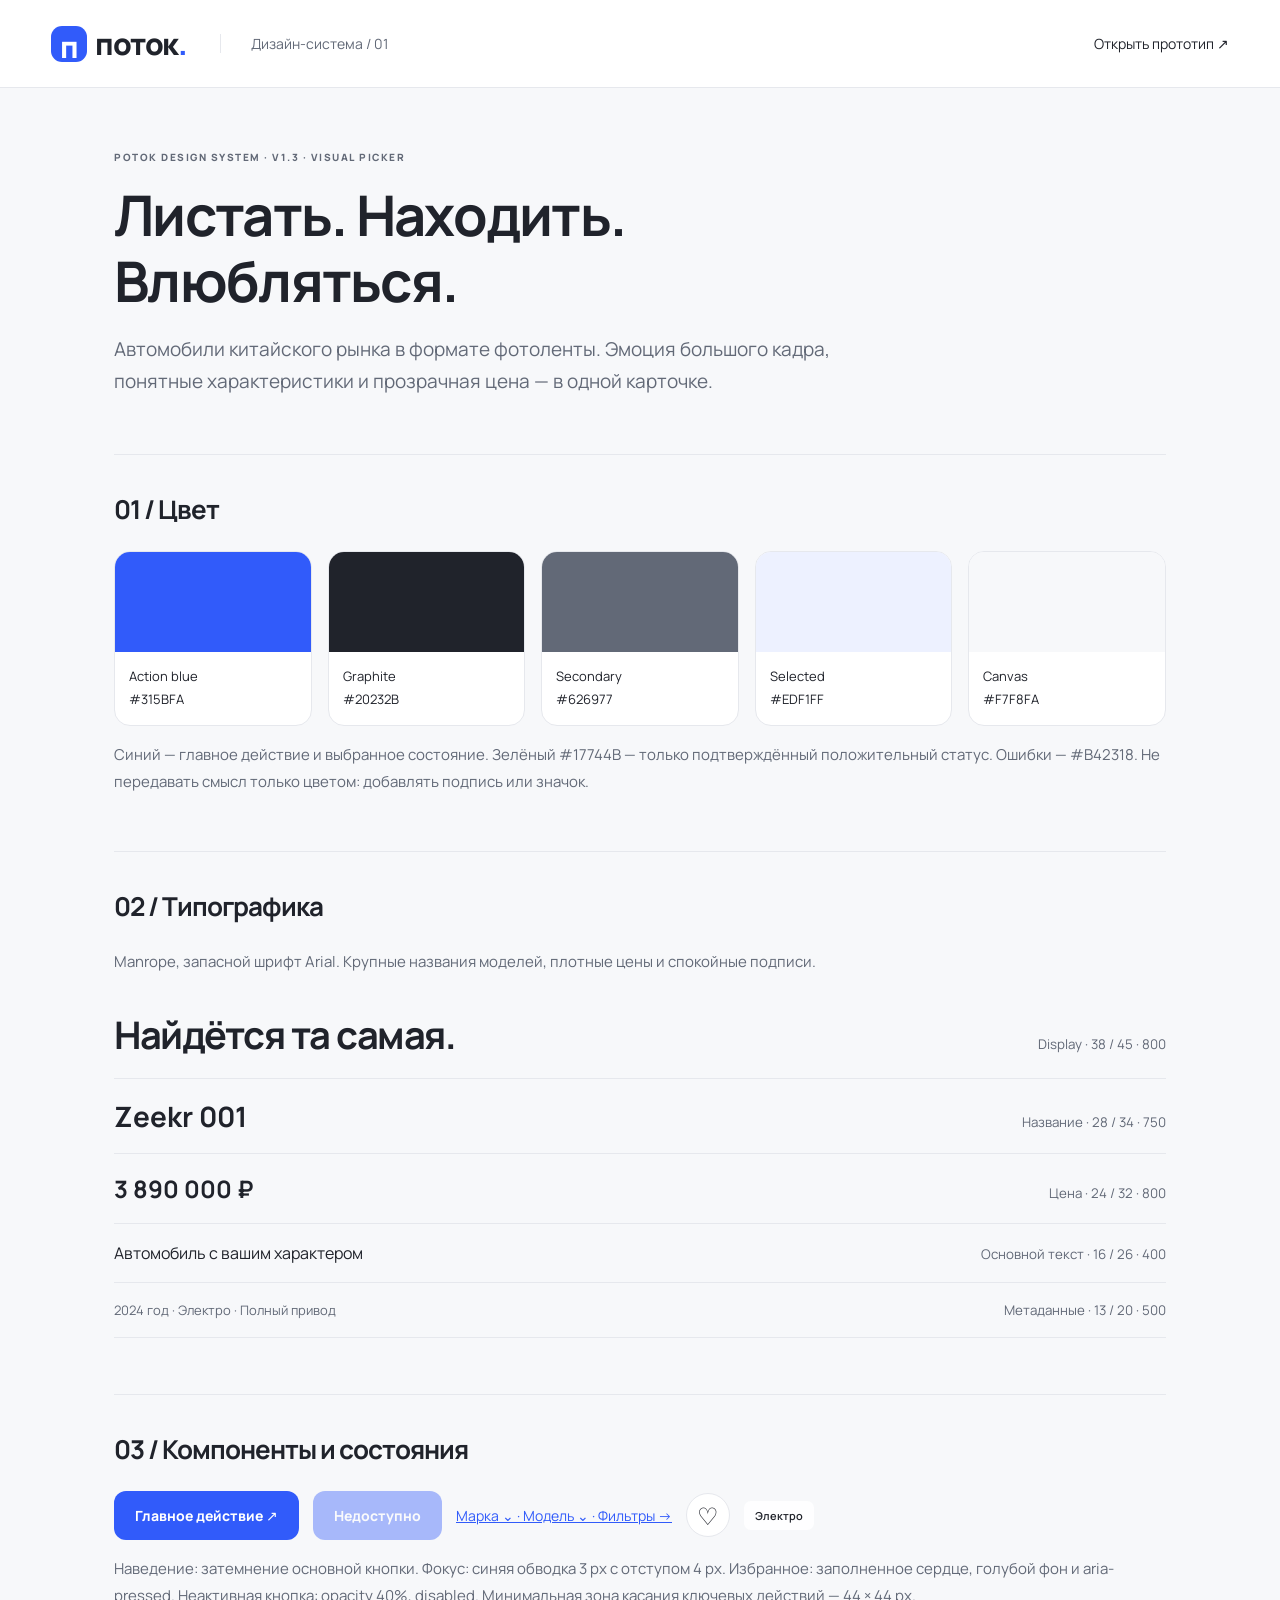
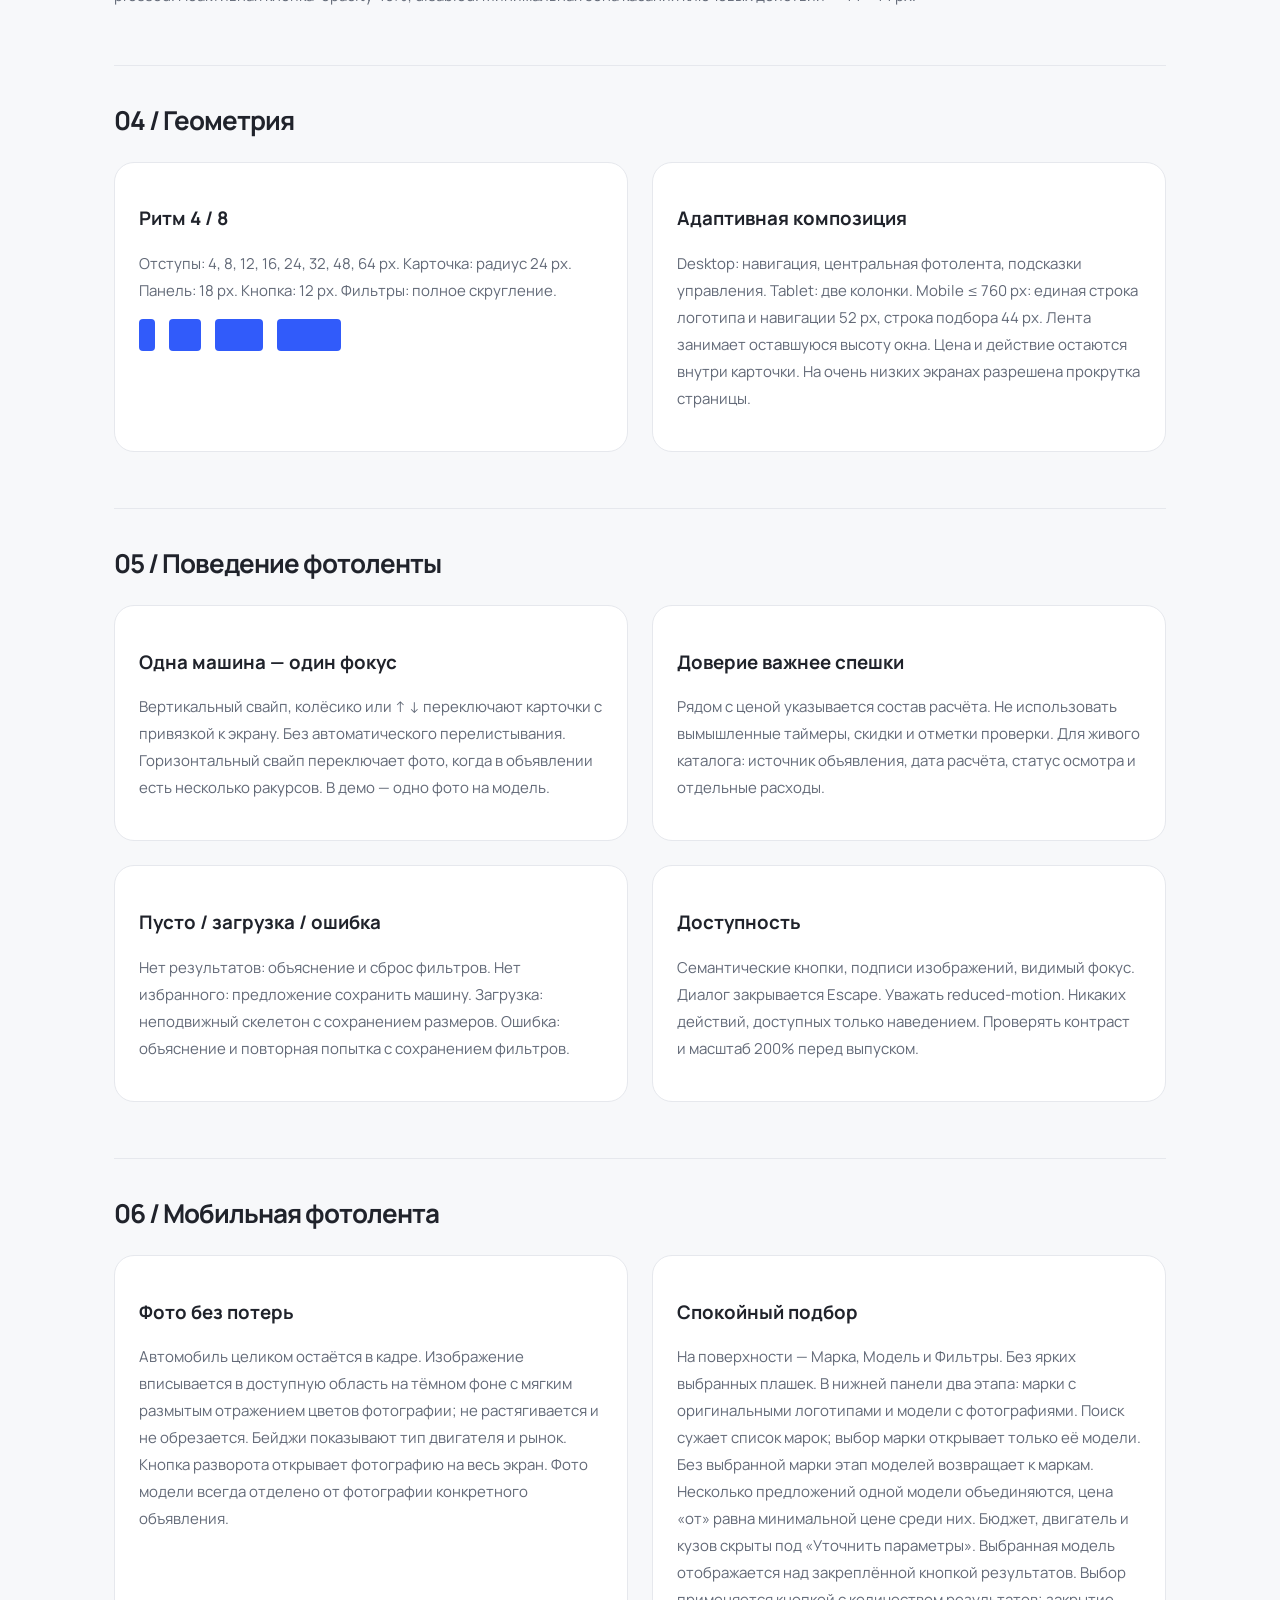
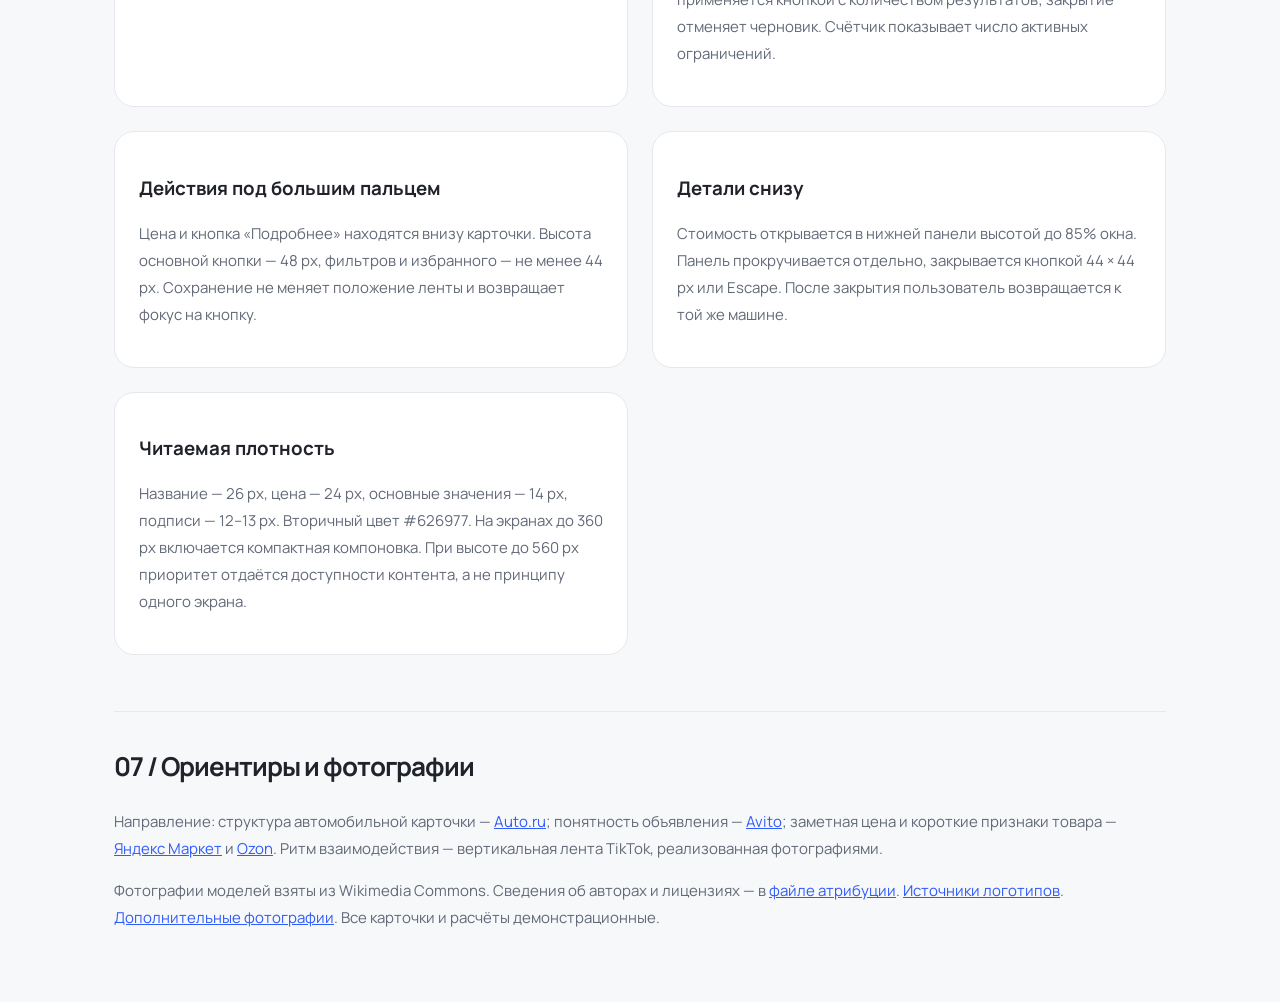
<file: design-system.html>
<!doctype html><html lang="ru"><head><meta charset="UTF-8"><meta name="viewport" content="width=device-width,initial-scale=1"><title>Поток — дизайн-система</title><link rel="stylesheet" href="style.css?v=8"><style>.system{max-width:1100px;margin:auto;padding:56px 24px}.system h1{font-size:56px;margin:16px 0}.intro{font-size:19px;line-height:1.7;max-width:720px;color:var(--muted)}.ds-section{margin-top:56px;border-top:1px solid var(--line);padding-top:28px}.ds-section h2{margin-bottom:24px}.swatches{display:grid;grid-template-columns:repeat(5,1fr);gap:16px}.swatch{background:white;border-radius:16px;overflow:hidden;border:1px solid var(--line)}.swatch i{display:block;height:100px}.swatch p{padding:0 14px;font-size:13px;line-height:1.8}.samples{display:flex;gap:14px;align-items:center;flex-wrap:wrap}.rules{display:grid;grid-template-columns:1fr 1fr;gap:24px}.rule{background:white;border:1px solid var(--line);border-radius:20px;padding:24px}.rule p,.ds-section>p{color:var(--muted);line-height:1.8;font-size:15px}.type{display:flex;justify-content:space-between;align-items:baseline;border-bottom:1px solid var(--line);padding:18px 0}.type small{color:var(--muted)}.disabled{opacity:.4;cursor:not-allowed}.spacing{height:32px;background:var(--blue);border-radius:4px}.ds-section a{color:var(--blue);text-decoration:underline}@media(max-width:700px){.system h1{font-size:40px}.swatches{grid-template-columns:1fr 1fr}.rules{grid-template-columns:1fr}.type{display:block}}</style></head><body><header><a class="logo" href="index.html"><span>п</span> поток<span class="logo-dot">.</span></a><span class="market">Дизайн-система / 01</span><a class="ds-link" href="index.html">Открыть прототип ↗</a></header><main class="system"><span class="eyebrow">POTOK DESIGN SYSTEM · V1.3 · VISUAL PICKER</span><h1>Листать. Находить.<br>Влюбляться.</h1><p class="intro">Автомобили китайского рынка в формате фотоленты. Эмоция большого кадра, понятные характеристики и прозрачная цена — в одной карточке.</p><section class="ds-section"><h2>01 / Цвет</h2><div class="swatches"><div class="swatch"><i style="background:#315bfa"></i><p>Action blue<br>#315BFA</p></div><div class="swatch"><i style="background:#20232b"></i><p>Graphite<br>#20232B</p></div><div class="swatch"><i style="background:#626977"></i><p>Secondary<br>#626977</p></div><div class="swatch"><i style="background:#edf1ff"></i><p>Selected<br>#EDF1FF</p></div><div class="swatch"><i style="background:#f7f8fa"></i><p>Canvas<br>#F7F8FA</p></div></div><p>Синий — главное действие и выбранное состояние. Зелёный #17744B — только подтверждённый положительный статус. Ошибки — #B42318. Не передавать смысл только цветом: добавлять подпись или значок.</p></section><section class="ds-section"><h2>02 / Типографика</h2><p>Manrope, запасной шрифт Arial. Крупные названия моделей, плотные цены и спокойные подписи.</p><div class="type"><strong style="font-size:38px;letter-spacing:-1.5px">Найдётся та самая.</strong><small>Display · 38 / 45 · 800</small></div><div class="type"><strong style="font-size:28px">Zeekr 001</strong><small>Название · 28 / 34 · 750</small></div><div class="type"><strong style="font-size:24px">3 890 000 ₽</strong><small>Цена · 24 / 32 · 800</small></div><div class="type"><span>Автомобиль с вашим характером</span><small>Основной текст · 16 / 26 · 400</small></div><div class="type"><span style="font-size:13px;color:var(--muted)">2024 год · Электро · Полный привод</span><small>Метаданные · 13 / 20 · 500</small></div></section><section class="ds-section"><h2>03 / Компоненты и состояния</h2><div class="samples"><button class="primary" onclick="this.textContent='Готово ✓'">Главное действие ↗</button><button class="primary disabled" disabled>Недоступно</button><a href="index.html" style="font-size:14px">Марка ⌄ · Модель ⌄ · Фильтры →</a><button class="save" aria-label="Добавить в избранное" aria-pressed="false" onclick="const on=this.classList.toggle('is-saved');this.textContent=on?'♥':'♡';this.setAttribute('aria-pressed',on)">♡</button><span class="badge">Электро</span></div><p>Наведение: затемнение основной кнопки. Фокус: синяя обводка 3 px с отступом 4 px. Избранное: заполненное сердце, голубой фон и aria-pressed. Неактивная кнопка: opacity 40%, disabled. Минимальная зона касания ключевых действий — 44 × 44 px.</p></section><section class="ds-section"><h2>04 / Геометрия</h2><div class="rules"><div class="rule"><h3>Ритм 4 / 8</h3><p>Отступы: 4, 8, 12, 16, 24, 32, 48, 64 px. Карточка: радиус 24 px. Панель: 18 px. Кнопка: 12 px. Фильтры: полное скругление.</p><div class="samples"><div class="spacing" style="width:16px"></div><div class="spacing" style="width:32px"></div><div class="spacing" style="width:48px"></div><div class="spacing" style="width:64px"></div></div></div><div class="rule"><h3>Адаптивная композиция</h3><p>Desktop: навигация, центральная фотолента, подсказки управления. Tablet: две колонки. Mobile ≤ 760 px: единая строка логотипа и навигации 52 px, строка подбора 44 px. Лента занимает оставшуюся высоту окна. Цена и действие остаются внутри карточки. На очень низких экранах разрешена прокрутка страницы.</p></div></div></section><section class="ds-section"><h2>05 / Поведение фотоленты</h2><div class="rules"><div class="rule"><h3>Одна машина — один фокус</h3><p>Вертикальный свайп, колёсико или ↑ ↓ переключают карточки с привязкой к экрану. Без автоматического перелистывания. Горизонтальный свайп переключает фото, когда в объявлении есть несколько ракурсов. В демо — одно фото на модель.</p></div><div class="rule"><h3>Доверие важнее спешки</h3><p>Рядом с ценой указывается состав расчёта. Не использовать вымышленные таймеры, скидки и отметки проверки. Для живого каталога: источник объявления, дата расчёта, статус осмотра и отдельные расходы.</p></div><div class="rule"><h3>Пусто / загрузка / ошибка</h3><p>Нет результатов: объяснение и сброс фильтров. Нет избранного: предложение сохранить машину. Загрузка: неподвижный скелетон с сохранением размеров. Ошибка: объяснение и повторная попытка с сохранением фильтров.</p></div><div class="rule"><h3>Доступность</h3><p>Семантические кнопки, подписи изображений, видимый фокус. Диалог закрывается Escape. Уважать reduced-motion. Никаких действий, доступных только наведением. Проверять контраст и масштаб 200% перед выпуском.</p></div></div></section><section class="ds-section"><h2>06 / Мобильная фотолента</h2><div class="rules"><div class="rule"><h3>Фото без потерь</h3><p>Автомобиль целиком остаётся в кадре. Изображение вписывается в доступную область на тёмном фоне с мягким размытым отражением цветов фотографии; не растягивается и не обрезается. Бейджи показывают тип двигателя и рынок. Кнопка разворота открывает фотографию на весь экран. Фото модели всегда отделено от фотографии конкретного объявления.</p></div><div class="rule"><h3>Спокойный подбор</h3><p>На поверхности — Марка, Модель и Фильтры. Без ярких выбранных плашек. В нижней панели два этапа: марки с оригинальными логотипами и модели с фотографиями. Поиск сужает список марок; выбор марки открывает только её модели. Без выбранной марки этап моделей возвращает к маркам. Несколько предложений одной модели объединяются, цена «от» равна минимальной цене среди них. Бюджет, двигатель и кузов скрыты под «Уточнить параметры». Выбранная модель отображается над закреплённой кнопкой результатов. Выбор применяется кнопкой с количеством результатов; закрытие отменяет черновик. Счётчик показывает число активных ограничений.</p></div><div class="rule"><h3>Действия под большим пальцем</h3><p>Цена и кнопка «Подробнее» находятся внизу карточки. Высота основной кнопки — 48 px, фильтров и избранного — не менее 44 px. Сохранение не меняет положение ленты и возвращает фокус на кнопку.</p></div><div class="rule"><h3>Детали снизу</h3><p>Стоимость открывается в нижней панели высотой до 85% окна. Панель прокручивается отдельно, закрывается кнопкой 44 × 44 px или Escape. После закрытия пользователь возвращается к той же машине.</p></div><div class="rule"><h3>Читаемая плотность</h3><p>Название — 26 px, цена — 24 px, основные значения — 14 px, подписи — 12–13 px. Вторичный цвет #626977. На экранах до 360 px включается компактная компоновка. При высоте до 560 px приоритет отдаётся доступности контента, а не принципу одного экрана.</p></div></div></section><section class="ds-section"><h2>07 / Ориентиры и фотографии</h2><p>Направление: структура автомобильной карточки — <a href="https://auto.ru/catalog/cars/">Auto.ru</a>; понятность объявления — <a href="https://www.avito.ru/">Avito</a>; заметная цена и короткие признаки товара — <a href="https://market.yandex.ru/">Яндекс Маркет</a> и <a href="https://www.ozon.ru/">Ozon</a>. Ритм взаимодействия — вертикальная лента TikTok, реализованная фотографиями.</p><p>Фотографии моделей взяты из Wikimedia Commons. Сведения об авторах и лицензиях — в <a href="assets/credits.json">файле атрибуции</a>. <a href="assets/logo-credits.json">Источники логотипов</a>. <a href="assets/additional-photo-credits.json">Дополнительные фотографии</a>. Все карточки и расчёты демонстрационные.</p></section></main></body></html>
</file>
<file: style.css>
@import url('https://fonts.googleapis.com/css2?family=Manrope:wght@400;500;600;650;700;750;800&display=swap');
:root{--blue:#315bfa;--blue-soft:#edf1ff;--ink:#20232b;--muted:#747985;--line:#e6e8ed;--canvas:#f7f8fa;--surface:#fff;--green:#17744b;--radius:24px;--space:8px;font-family:Manrope,Arial,sans-serif;color:var(--ink);background:var(--canvas);font-synthesis:none}*{box-sizing:border-box}body{margin:0}button,a{-webkit-tap-highlight-color:transparent}button{font:inherit;cursor:pointer}a{color:inherit;text-decoration:none}button:focus-visible,a:focus-visible,[tabindex]:focus-visible{outline:3px solid var(--blue);outline-offset:4px}header{height:88px;border-bottom:1px solid var(--line);display:flex;align-items:center;gap:34px;padding:0 4vw;background:white}.logo{font-size:30px;font-weight:800;letter-spacing:-1.5px;display:flex;align-items:center;gap:8px}.logo>span:first-child{display:grid;place-items:center;width:36px;height:36px;background:var(--blue);color:white;border-radius:11px;font-style:italic;font-size:30px}.logo-dot{color:var(--blue);margin-left:-8px}.market{border-left:1px solid var(--line);padding-left:30px;font-size:14px;color:var(--muted)}.ds-link{margin-left:auto;font-size:14px}.avatar{border-radius:50%;background:#ecedf1;width:36px;height:36px;display:grid;place-items:center;font-size:12px;font-weight:800}.layout{max-width:1512px;margin:auto;display:grid;grid-template-columns:244px minmax(0,790px) 140px;gap:42px;padding:38px 4vw 20px}aside{padding-top:12px}.section-label,.eyebrow,.rail-title{font-size:10px;font-weight:800;letter-spacing:1.5px;color:var(--muted);line-height:1.8}h1{font-size:38px;line-height:1.18;letter-spacing:-1.7px;margin:18px 0 34px}nav{display:grid;gap:8px}.nav-item{border:0;background:transparent;display:flex;align-items:center;gap:14px;text-align:left;border-radius:12px;padding:16px;font-weight:700;font-size:14px}.nav-item>span{font-size:23px;line-height:1}.nav-item b{margin-left:auto;font-size:12px;font-weight:500}.nav-item.active{color:var(--blue);background:var(--blue-soft)}.side-note{margin-top:64px;background:#eef0f5;border-radius:18px;padding:24px}.note-symbol{font-size:30px}.side-note h3{font-size:20px;letter-spacing:-.5px;line-height:1.4}.side-note p{font-size:13px;line-height:1.7;color:var(--muted)}.origin{display:flex;gap:20px;font-weight:800;font-size:13px;margin-top:24px}.origin span{color:#9298a6}.demo{font-size:11px;color:var(--muted);margin-top:28px}.feed-head{display:flex;justify-content:space-between;align-items:center}.eyebrow{font-size:10px}h2{font-size:26px;letter-spacing:-1px;margin:8px 0 0}.feed-count{font-size:12px;color:var(--muted);font-variant-numeric:tabular-nums}.chips{display:flex;gap:8px;margin:24px 0 20px;overflow:auto;scrollbar-width:none}.chip{border:1px solid var(--line);background:white;border-radius:24px;padding:10px 17px;white-space:nowrap;font-size:13px;font-weight:650}.chip.selected{background:var(--ink);color:white;border-color:var(--ink)}.feed{height:min(640px,calc(100dvh - 270px));min-height:470px;overflow-y:auto;scroll-snap-type:y mandatory;scrollbar-width:none;border-radius:var(--radius)}.car{scroll-snap-align:start;scroll-snap-stop:always;height:100%;background:white;border-radius:var(--radius);overflow:hidden;display:flex;flex-direction:column;border:1px solid var(--line);margin-bottom:16px}.visual{position:relative;background:#dfe3e8;flex:1;min-height:180px;overflow:hidden}.visual img{height:100%;width:100%;object-fit:cover;display:block}.visual:after{content:'';position:absolute;inset:0;background:linear-gradient(180deg,#0002,transparent 35%,#0004);pointer-events:none}.badges{position:absolute;top:20px;left:20px;z-index:1;display:flex;gap:8px}.badge{padding:7px 11px;border-radius:7px;background:#fffef2;font-size:11px;font-weight:800}.badge.dark{background:#20232bce;color:white}.photo-button{position:absolute;top:50%;z-index:2;border:0;background:#ffffffd9;border-radius:50%;width:34px;height:34px;font-size:22px}.prev-photo{left:16px}.next-photo{right:16px}.photo-dots{position:absolute;bottom:16px;left:50%;transform:translateX(-50%);display:flex;gap:6px;z-index:2}.photo-dots i{width:6px;height:6px;background:#fff7;border-radius:4px}.photo-dots i.on{width:22px;background:white}.photo-label{position:absolute;right:20px;bottom:14px;z-index:2;color:white;font-size:11px}.car-body{padding:23px 26px 24px}.title-row{display:flex;justify-content:space-between;align-items:flex-start}.car h3{font-size:28px;letter-spacing:-1px;margin:0 0 4px}.sub{font-size:13px;color:var(--muted);margin:0}.save{border:1px solid var(--line);background:white;width:44px;height:44px;border-radius:50%;font-size:24px;color:var(--ink)}.save.is-saved{color:var(--blue);background:var(--blue-soft);border-color:var(--blue-soft)}.specs{display:flex;gap:0;margin:19px 0;padding:0;list-style:none}.specs li{font-size:12px;border-right:1px solid var(--line);padding:0 17px}.specs li:first-child{padding-left:0}.specs li:last-child{border:0}.specs b{display:block;font-size:14px;margin-bottom:3px}.specs span{color:var(--muted)}.price-row{display:flex;align-items:center;justify-content:space-between;gap:12px;padding-top:18px;border-top:1px solid var(--line)}.price{font-weight:800;font-size:24px;letter-spacing:-.7px}.price-note{font-size:11px;color:var(--muted);margin-top:4px}.primary{background:var(--blue);color:white;border:0;border-radius:12px;padding:15px 21px;font-weight:750;font-size:14px}.primary:hover{background:#2549df}.feed-footer{display:flex;justify-content:space-between;font-size:10px;color:var(--muted);margin-top:16px}.right-rail{padding-top:146px}.rail-title{font-size:9px;letter-spacing:1px}.key-tip{margin-top:28px}.key-tip kbd{display:inline-grid;place-items:center;background:white;border:1px solid var(--line);box-shadow:0 2px 0 #e6e8ed;width:30px;height:30px;border-radius:7px;margin-right:5px}.key-tip p,.right-rail>p{font-size:12px;color:var(--muted);line-height:1.8}.rail-line{height:1px;background:var(--line);margin:30px 0}.rail-heart{font-size:32px;color:#a5aab8}dialog{border:0;border-radius:24px;width:min(520px,calc(100% - 32px));padding:32px;box-shadow:0 20px 100px #0003}dialog::backdrop{background:#141b2d70;backdrop-filter:blur(6px)}.close{float:right;border:0;background:#f1f2f5;border-radius:50%;width:32px;height:32px;font-size:23px}dialog h2{margin:20px 0}dialog p{color:var(--muted);line-height:1.7;font-size:14px}.cost-line{display:flex;justify-content:space-between;padding:14px 0;border-bottom:1px solid var(--line);font-size:14px}.cost-line.total{font-weight:800;font-size:18px}.empty{text-align:center;background:white;padding:80px 25px;border-radius:24px;height:100%}.empty p{color:var(--muted)}#toast{position:fixed;bottom:24px;left:50%;transform:translateX(-50%) translateY(100px);background:var(--ink);color:white;padding:13px 22px;border-radius:12px;font-size:14px;transition:transform .2s;z-index:10}#toast.show{transform:translateX(-50%) translateY(0)}@media(min-width:1500px){.layout{grid-template-columns:260px minmax(0,800px) 150px}}@media(max-width:1150px){.layout{grid-template-columns:200px minmax(0,1fr);gap:28px}.right-rail{display:none}h1{font-size:32px}}@media(max-width:760px){header{height:65px;padding:0 20px;gap:14px}.logo{font-size:26px}.market,.avatar{display:none}.ds-link{font-size:12px}.layout{display:block;padding:20px 14px}aside{padding:0}aside h1,.section-label,.side-note,.demo{display:none}nav{display:flex;margin-bottom:24px;gap:8px}.nav-item{padding:11px 14px}.nav-item b{margin-left:14px}.feed-head h2{font-size:23px}.eyebrow{font-size:9px}.chips{margin:18px 0 14px}.chip{padding:10px 13px;font-size:12px}.feed{height:calc(100dvh - 257px);min-height:490px}.car-body{padding:19px}.car h3{font-size:25px}.specs li{padding:0 11px;font-size:10px}.specs b{font-size:12px}.price{font-size:21px}.primary{padding:14px;font-size:12px}.feed-footer{display:none}.badges{left:14px;top:14px}.badge{font-size:10px}.visual{min-height:210px}}@media(prefers-reduced-motion:reduce){*{scroll-behavior:auto!important;transition:none!important}}

/* Shared interaction tokens and mobile feed composition. */
:root{--muted:#626977;--touch-target:44px;--radius-control:12px;--radius-card:24px;--text-meta:13px;--text-control:14px}
.chip{min-height:var(--touch-target);font-size:var(--text-control)}
.close{width:var(--touch-target);height:var(--touch-target)}
.save{flex-shrink:0;min-width:var(--touch-target);min-height:var(--touch-target)}
.specs span,.price-note{font-size:var(--text-meta)}
.car-body{flex-shrink:0}
.visual img{object-fit:contain}
.visual{background:#e9ecf1}
.visual:after{background:linear-gradient(180deg,#0002,transparent 25%,transparent 80%,#0003)}
@media(max-width:760px){
 .feed-page{height:100dvh;display:flex;flex-direction:column;overflow:hidden}
 .feed-page header{height:56px;min-height:56px;padding:0 16px;gap:12px}
 .feed-page .logo{font-size:25px}
 .feed-page .logo>span:first-child{width:30px;height:30px;font-size:25px;border-radius:9px}
 .feed-page .ds-link{min-height:44px;display:flex;align-items:center}
 .feed-page .layout{flex:1;min-height:0;display:flex;flex-direction:column;padding:0 12px max(8px,env(safe-area-inset-bottom));gap:0;width:100%}
 .feed-page aside{flex-shrink:0}
 .feed-page nav{height:52px;gap:8px;margin:0;align-items:center}
 .feed-page .nav-item{height:44px;min-width:0;justify-content:center;flex:1;border-radius:12px;padding:8px 12px;font-size:14px}
 .feed-page .nav-item>span{font-size:21px}
 .feed-page .nav-item b{margin-left:0;min-width:20px}
 .feed-page main{min-height:0;flex:1;display:flex;flex-direction:column}
 .feed-page .feed-head{height:28px;flex-shrink:0;padding:0 4px}
 .feed-page .feed-head .eyebrow{display:none}
 .feed-page .feed-head h2{font-size:14px;letter-spacing:0;margin:0;font-weight:600;color:var(--muted)}
 .feed-page .feed-count{font-size:12px;white-space:nowrap}
 .feed-page .chips{flex-shrink:0;margin:8px 0 12px;gap:6px;min-height:44px}
 .feed-page .chip{padding:9px 14px;font-size:14px;min-height:44px}
 .feed-page .feed{flex:1;min-height:0;height:auto;border-radius:20px;overscroll-behavior-y:contain;scroll-padding:0}
 .feed-page .car{height:100%;min-height:0;border-radius:20px;display:flex;flex-direction:column}
 .feed-page .visual{flex:1;min-height:100px;touch-action:pan-y}
 .feed-page .visual img{object-fit:contain}
 .feed-page .badges{top:12px;left:12px;gap:6px;max-width:calc(100% - 24px)}
 .feed-page .badge{font-size:12px;padding:6px 9px}
 .feed-page .photo-label{font-size:12px;right:12px;bottom:10px;background:#20232bc9;padding:3px 7px;border-radius:5px}
 .feed-page .car-body{padding:16px;flex-shrink:0}
 .feed-page .car h3{font-size:26px;line-height:1.2;letter-spacing:-.7px;margin-bottom:5px}
 .feed-page .sub{font-size:13px;line-height:1.4}
 .feed-page .specs{display:grid;grid-template-columns:repeat(4,minmax(0,1fr));gap:0;margin:16px 0}
 .feed-page .specs li{padding:0 8px;font-size:13px;min-width:0}
 .feed-page .specs li:first-child{padding-left:0}
 .feed-page .specs li:last-child{padding-right:0}
 .feed-page .specs b{font-size:14px;white-space:nowrap;letter-spacing:-.3px;margin-bottom:4px}
 .feed-page .specs span{font-size:12px;white-space:nowrap}
 .feed-page .specs li:first-child span{font-size:0}
 .feed-page .specs li:first-child span:after{content:'Год';font-size:12px}
 .feed-page .price-row{padding-top:14px;align-items:center;gap:8px}
 .feed-page .price{font-size:24px;line-height:1.3;white-space:nowrap}
 .feed-page .price-note{font-size:12px;line-height:1.5;max-width:175px}
 .feed-page .primary{font-size:14px;min-height:48px;padding:12px 16px;flex-shrink:0}
 .feed-page .empty{padding:32px 20px;overflow:auto}
 .feed-page dialog{width:100%;max-width:100%;max-height:85dvh;margin:auto 0 0;border-radius:24px 24px 0 0;padding:24px 20px max(24px,env(safe-area-inset-bottom));overflow:auto}
 .feed-page dialog:before{content:'';display:block;width:36px;height:4px;background:#d1d5dd;border-radius:4px;margin:-12px auto 16px}
 .feed-page dialog h2{font-size:26px}
 .feed-page .cost-line{gap:16px;line-height:1.5}
 .feed-page .cost-line b,.feed-page .cost-line.total span:last-child{white-space:nowrap}
 .feed-page #toast{bottom:max(16px,env(safe-area-inset-bottom));max-width:calc(100% - 32px);width:max-content;text-align:center}
}
@media(max-width:360px){
 .feed-page .car-body{padding:12px}
 .feed-page .specs li{padding:0 5px}
 .feed-page .specs b{font-size:13px}
 .feed-page .price{font-size:21px}
 .feed-page .primary{padding:12px;font-size:13px}
}
/* Short screens and zoom: retain access to all content instead of clipping. */
@media(max-width:760px) and (max-height:700px){
 .feed-page .car-body{padding:12px 14px}
 .feed-page .specs{margin:10px 0}
 .feed-page .price-row{padding-top:10px}
 .feed-page .car h3{font-size:23px}
 .feed-page .visual{min-height:72px}
}
@media(max-width:760px) and (max-height:560px){
 .feed-page{height:auto;min-height:100dvh;overflow:auto}
 .feed-page .feed{height:520px;flex:none}
 .feed-page .visual{min-height:160px}
}
.filter-bar{display:flex;align-items:center;gap:0;margin:20px 0 18px;border-bottom:1px solid var(--line);padding-bottom:10px;flex-shrink:0}
.filter-bar button{display:flex;align-items:center;justify-content:center;gap:8px;min-height:44px;padding:8px 16px;background:transparent;border:0;color:var(--ink);font-size:14px;font-weight:600;white-space:nowrap;border-radius:8px}
.filter-bar button:hover{background:var(--blue-soft)}
.filter-bar button+button{margin-left:4px}
.filter-bar button span{color:var(--muted)}
.filter-bar #filter-count{background:var(--blue);color:#fff;border-radius:50%;min-width:19px;height:19px;font-size:11px;line-height:19px}
.filter-bar #clear-filters{color:var(--muted);margin-left:auto;font-size:12px;padding:8px}
[hidden]{display:none!important}
.filter-intro{margin:10px 0 24px;font-size:13px;color:var(--muted);line-height:1.6}
.filter-fields{display:grid;grid-template-columns:1fr 1fr;gap:20px 14px}
.filter-fields label{font-size:13px;color:var(--muted);display:grid;gap:8px}
.filter-fields select{width:100%;min-width:0;min-height:48px;border:1px solid #d7dbe3;border-radius:10px;background:#f7f8fa;color:var(--ink);font:inherit;font-size:14px;padding:10px}
.filter-fields select:focus-visible{outline:3px solid var(--blue);outline-offset:2px}
.filter-actions{display:flex;align-items:center;justify-content:space-between;gap:16px;margin-top:28px}
.filter-actions>button:first-child{border:0;background:transparent;color:var(--muted);min-height:44px;font-size:14px}
.visual{background:#172029;isolation:isolate}
.visual img{position:relative;z-index:1;object-fit:contain;padding:30px 0;cursor:zoom-in}
.visual:before{content:'';position:absolute;inset:-30px;background-image:var(--car-image);background-size:cover;background-position:center;filter:blur(35px);opacity:.22;z-index:0}
.visual:after{z-index:1;background:linear-gradient(180deg,#11192260,transparent 24%,transparent 78%,#11192270)}
.badges{z-index:3;pointer-events:none}
.badge{background:#ffffffeb;color:#20232b;font-weight:600}
.badge.dark{background:#172029a6;backdrop-filter:blur(12px)}
.photo-label{z-index:3;pointer-events:none}
.expand-photo{position:absolute;right:14px;bottom:12px;z-index:4;width:44px;height:44px;border-radius:50%;background:#1720299c;backdrop-filter:blur(12px);border:1px solid #ffffff4d;color:white;display:grid;place-items:center}
.visual .photo-label{left:16px;right:auto;bottom:20px;font-size:12px;background:transparent;padding:0}
.car{box-shadow:0 12px 36px #18233808}
.car h3{font-weight:800;letter-spacing:-1.2px}
#photo-dialog{padding:0;width:100vw;max-width:100vw;height:100dvh;max-height:100dvh;border-radius:0;background:#111820;color:white;margin:0}
#photo-dialog .close{position:absolute;top:16px;right:16px;z-index:3;background:#ffffff20;color:white}
#photo-dialog img{width:100%;height:100%;object-fit:contain;padding:72px 12px}
#photo-caption{position:absolute;left:24px;bottom:24px;font-size:16px}
@media(max-width:760px){
 .feed-page .filter-bar{height:48px;min-height:48px;margin:4px 0 10px;padding:0;border-bottom:0;gap:0}
 .feed-page .filter-bar button{font-size:14px;padding:8px 12px;flex:1}
 .feed-page .filter-bar #clear-filters{font-size:0;flex:0;padding:8px;min-width:32px}
 .feed-page .filter-bar #clear-filters:after{content:'×';font-size:20px}
 .feed-page .visual img{padding:42px 0}
 .feed-page .visual{min-height:100px}
 .feed-page .car{border:0;background:#fff;box-shadow:none}
 .feed-page .car-body{padding:16px 18px}
 .feed-page .car h3{font-size:28px;letter-spacing:-1px}
 .feed-page .badge{font-size:11px;letter-spacing:.1px}
 .feed-page .specs{margin:14px 0}
 .feed-page .price{font-size:25px}
 .feed-page .primary{border-radius:14px;padding:12px 18px}
 .feed-page #photo-dialog{border-radius:0;max-height:100dvh;padding:0;height:100dvh}
 .feed-page #photo-dialog:before{display:none}
 .feed-page #photo-dialog img{padding:64px 0}
}
@media(max-width:360px){.feed-page .filter-bar button{padding:8px;font-size:13px}.feed-page .car-body{padding:12px}.feed-page .price{font-size:22px}.feed-page .primary{padding:12px}.filter-fields{grid-template-columns:1fr}}
@media(max-width:760px) and (max-height:700px){.feed-page .car-body{padding:12px 14px}.feed-page .car h3{font-size:24px}.feed-page .specs{margin:10px 0}.feed-page .visual{min-height:90px}.feed-page .visual img{padding:30px 0}}
@media(max-width:760px){.feed-page .filter-bar #clear-filters{display:none}.feed-page .filter-bar button{min-width:0}.feed-page .specs li:first-child span{font-size:12px}.feed-page .specs li:first-child span:after{content:none}}
@media(max-width:360px){.feed-page .specs li{padding:0 4px}.feed-page .specs b{font-size:12px;letter-spacing:-.4px}.feed-page .specs span{font-size:11px}}
/* Mobile: two rows, with the photograph starting at 108 px. */
@media(max-width:760px){
 .feed-page header{position:absolute;top:0;left:0;width:52px;height:52px;min-height:52px;border:0;background:transparent;padding:0 12px;z-index:2}
 .feed-page header .logo{font-size:0;gap:0;width:30px;min-height:44px}
 .feed-page header .logo>span:first-child{font-size:25px}
 .feed-page header .logo-dot,.feed-page header .ds-link{display:none}
 .feed-page .layout{padding-top:0}
 .feed-page nav{padding-left:44px;height:52px;margin:0;gap:12px}
 .feed-page .nav-item{flex:initial;border-radius:0;background:transparent;height:44px;padding:8px 0;gap:6px;color:var(--muted);font-size:14px}
 .feed-page .nav-item.active{color:var(--ink);box-shadow:inset 0 -2px var(--blue)}
 .feed-page .nav-item>span{display:none}
 .feed-page .nav-item b{font-size:11px;color:var(--muted);min-width:12px}
 .feed-page .feed-head{display:none}
 .feed-page .filter-bar{margin:4px 0 8px;height:44px;min-height:44px;gap:6px}
 .feed-page .filter-bar button{background:#eceef2;border-radius:10px;padding:8px 10px;justify-content:space-between;flex:1;min-height:44px}
 .feed-page .filter-bar #filters-trigger{background:transparent;justify-content:center;flex:0 0 auto;gap:6px}
 .feed-page .filter-bar #filters-trigger svg{width:16px}
 .feed-page .filter-bar #clear-filters{display:none}
}
/* Visual catalog picker */
#filters-dialog{width:680px;max-width:calc(100vw - 32px);padding:0;border-radius:28px;max-height:92dvh;overflow:hidden}
#filters-dialog[open]{display:flex;flex-direction:column}
.picker-heading{padding:26px 28px 18px;display:flex;justify-content:space-between;gap:12px;align-items:center;flex-shrink:0}
.picker-heading .eyebrow{font-size:10px;letter-spacing:1.4px}.picker-heading h2{font-size:28px;margin:6px 0 0;letter-spacing:-1px}.picker-heading .close{float:none;flex-shrink:0}
#filter-form{display:flex;flex-direction:column;min-height:0;overflow:hidden}
.picker-scroll{padding:0 28px 20px;overflow-y:auto;overscroll-behavior:contain;min-height:0}
.picker-tabs{display:flex;gap:24px;border-bottom:1px solid var(--line);margin-bottom:22px}
.picker-tabs button{border:0;background:none;min-height:44px;color:var(--muted);font-size:12px;display:flex;align-items:center;gap:8px;border-bottom:2px solid transparent;padding:0 0 12px}
.picker-tabs button span{font-size:15px;font-weight:700}.picker-tabs button[aria-pressed=true]{color:var(--blue);border-color:var(--blue)}
.brand-search{display:flex;align-items:center;gap:10px;background:#f1f3f6;border-radius:12px;padding:0 14px;color:var(--muted);margin-bottom:22px}
.brand-search input{border:0;background:transparent;min-width:0;flex:1;height:48px;outline:none;font:inherit;font-size:14px}.brand-search:focus-within{outline:2px solid var(--blue);outline-offset:2px}
.picker-section-title{display:flex;align-items:center;justify-content:space-between;margin:0 0 12px;gap:12px}.picker-section-title h3{font-size:16px;margin:0;letter-spacing:-.3px}.picker-section-title button{border:0;background:none;color:var(--blue);font-size:13px;min-height:44px}
.brand-grid{display:grid;grid-template-columns:repeat(3,minmax(0,1fr));gap:10px}
.brand-tile{position:relative;display:flex;align-items:center;flex-direction:column;gap:6px;min-height:148px;border:1px solid var(--line);border-radius:16px;background:#fff;padding:23px 12px 16px;transition:background .15s,border-color .15s}
.brand-tile img{width:78px;height:40px;object-fit:contain;margin-bottom:12px}.brand-tile strong{font-size:14px}.brand-tile>span{font-size:12px;color:var(--muted)}.brand-tile i{position:absolute;right:10px;top:8px;color:var(--muted);font-style:normal;font-size:13px}.brand-tile:hover{background:#f7f8fa;border-color:#bbc9ff}.brand-tile.chosen{background:var(--blue-soft);border-color:var(--blue)}
.model-grid{display:grid;grid-template-columns:repeat(2,minmax(0,1fr));gap:14px}
.model-tile{text-align:left;padding:0;overflow:hidden;border-radius:18px;border:1px solid var(--line);background:white;transition:border-color .15s,box-shadow .15s}.model-tile.chosen{border-color:var(--blue);box-shadow:0 0 0 1px var(--blue);background:#f8faff}.model-photo{position:relative;background:#eef0f4;height:158px;display:flex;align-items:center}.model-photo img{width:100%;height:100%;object-fit:contain}.model-check{position:absolute;right:10px;top:10px;border-radius:50%;width:26px;height:26px;display:grid;place-items:center;background:#fff;color:#566074;box-shadow:0 2px 8px #0001}.chosen .model-check{background:var(--blue);color:white}.model-info{padding:15px;display:flex;flex-direction:column;gap:6px}.model-info strong{font-size:19px;letter-spacing:-.6px}.model-info>span{font-size:12px;color:var(--muted)}.model-info b{font-size:16px;margin-top:10px;letter-spacing:-.4px}.model-info small{font-size:11px;color:var(--muted)}
#filters-dialog .picker-note{font-size:12px;line-height:1.6;margin:16px 0 20px;color:var(--muted)}
#technical-filters{border-top:1px solid var(--line);padding-top:4px}#technical-filters summary{cursor:pointer;min-height:62px;padding:16px 0;font-size:14px;font-weight:700}#technical-filters summary span{font-size:12px;color:var(--muted);font-weight:400;display:block;padding-top:5px}#technical-filters .filter-fields{padding-bottom:12px}
.picker-footer{border-top:1px solid var(--line);background:white;padding:16px 28px 22px;flex-shrink:0;box-shadow:0 -8px 20px #1a254003}.picker-footer .filter-actions{margin:0}.picker-footer .primary{min-height:48px;min-width:180px}.picker-footer #selected-preview{display:flex;align-items:center;gap:12px;padding-bottom:14px;margin-bottom:14px;border-bottom:1px solid var(--line)}#selected-preview img{width:64px;height:42px;object-fit:contain;background:#edf0f5;border-radius:8px}#selected-preview div{display:flex;flex-direction:column;gap:4px}#selected-preview strong{font-size:14px}#selected-preview span{font-size:12px;color:var(--muted)}#selected-preview .selection-check{margin-left:auto;color:var(--blue);font-size:18px}
@media(max-width:760px){
 .feed-page #filters-dialog{width:100%;max-width:100%;height:90dvh;max-height:90dvh;border-radius:24px 24px 0 0;padding:0;margin:auto 0 0}
 .feed-page #filters-dialog:before{display:none}
 .picker-heading{padding:22px 20px 14px}.picker-heading .eyebrow{font-size:9px}.feed-page .picker-heading h2{font-size:25px;margin:6px 0 0}.picker-scroll{padding:0 20px 16px}.picker-tabs{margin-bottom:16px}
 .brand-grid{gap:8px}.brand-tile{padding:20px 6px 14px;min-height:134px}.brand-tile img{width:64px;height:32px}.brand-tile strong{font-size:13px}.model-grid{gap:10px}.model-photo{height:115px}.model-info{padding:12px}.model-info strong{font-size:17px}.model-info b{font-size:14px;white-space:nowrap}.model-info small{font-size:10px}.model-check{width:24px;height:24px;right:7px;top:7px}.picker-footer{padding:14px 20px max(16px,env(safe-area-inset-bottom))}.picker-footer .primary{flex:1;min-width:0}.picker-footer .filter-actions{gap:24px}#filter-form{flex:1}.picker-scroll{flex:1}
}
@media(max-width:360px){.picker-heading,.picker-scroll{padding-left:16px;padding-right:16px}.brand-tile img{width:56px}.brand-tile strong{font-size:12px}.model-info{padding:10px}.model-info strong{font-size:15px}.model-info b{font-size:12px}.model-photo{height:100px}.picker-heading .eyebrow{font-size:8px}}
</file>
